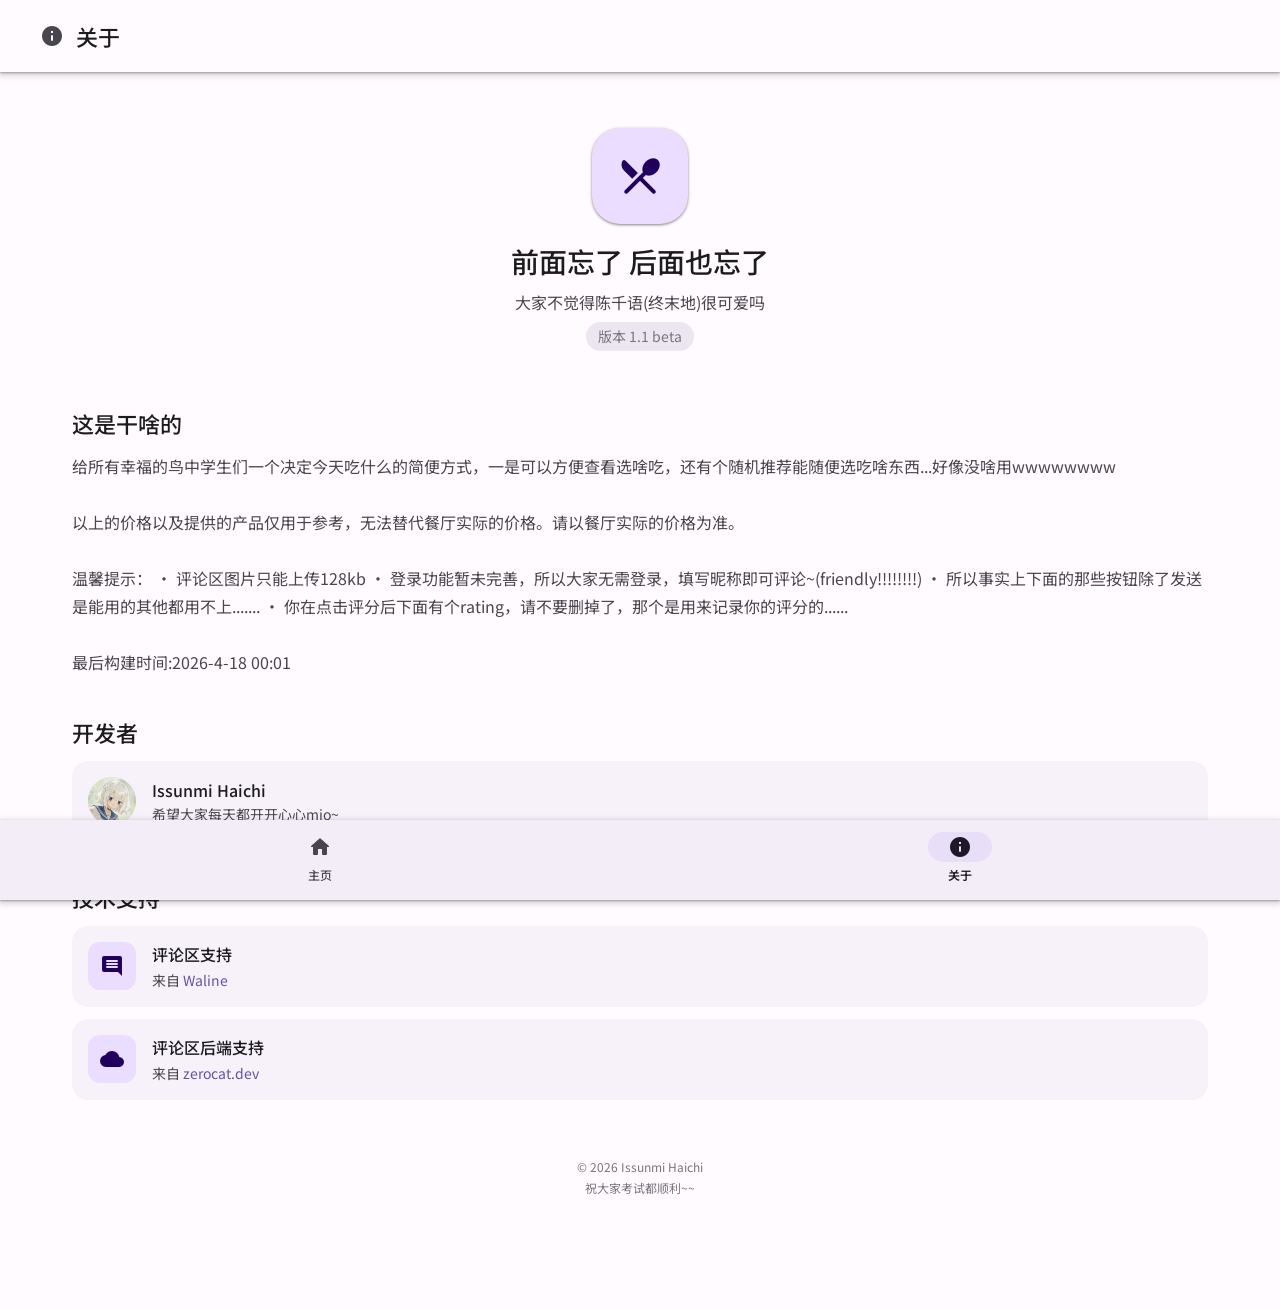
<file: about.html>
<!DOCTYPE html>
<html lang="zh-CN">
<head>
    <meta charset="UTF-8">
    <meta name="viewport" content="width=device-width, initial-scale=1.0, viewport-fit=cover">
    <title>关于 - 肠衣门口菜单整合</title>

    <link href="https://fonts.googleapis.com/css2?family=Noto+Sans+SC:wght@400;500;700&display=swap" rel="stylesheet">
    <link href="https://fonts.googleapis.com/icon?family=Material+Icons+Round" rel="stylesheet">

    <link rel="stylesheet" href="styles.css">
</head>
<body>
    <header class="top-app-bar">
        <div class="top-app-bar__row">
            <div class="top-app-bar__section">
                <span class="material-icons-round">info</span>
                <h1 class="top-app-bar__title">关于</h1>
            </div>
        </div>
    </header>

    <main class="main-content main-content--with-bottom-nav page-enter">
        <section class="about-hero">
            <div class="about-hero__icon-wrapper">
                <span class="material-icons-round about-hero__icon">restaurant_menu</span>
            </div>
            <h2 class="about-hero__title">前面忘了 后面也忘了</h2>
            <p class="about-hero__subtitle">大家不觉得陈千语(终末地)很可爱吗</p>
            <span class="about-hero__version">版本 1.1 beta</span>
        </section>

        <section class="about-section">
            <h3 class="about-section__title">这是干啥的</h3>
            <p class="about-section__body">
                给所有幸福的鸟中学生们一个决定今天吃什么的简便方式，一是可以方便查看选啥吃，还有个随机推荐能随便选吃啥东西...好像没啥用wwwwwwww
                <br><br>
                以上的价格以及提供的产品仅用于参考，无法替代餐厅实际的价格。请以餐厅实际的价格为准。
                <br><br>
                温馨提示：
                • 评论区图片只能上传128kb
                • 登录功能暂未完善，所以大家无需登录，填写昵称即可评论~(friendly!!!!!!!!)
                • 所以事实上下面的那些按钮除了发送是能用的其他都用不上.......
                • 你在点击评分后下面有个rating，请不要删掉了，那个是用来记录你的评分的......
                <br><br>
                最后构建时间:2026-4-18 00:01
            </p>
        </section>

        <section class="about-section">
            <h3 class="about-section__title">开发者</h3>
            <div class="about-developer">
                <div class="about-developer__avatar">
                    <img src="avatar.png" alt="Issunmi Haichi" class="about-developer__avatar-img">
                </div>
                <div class="about-developer__info">
                    <h4 class="about-developer__name">Issunmi Haichi</h4>
                    <p class="about-developer__desc">希望大家每天都开开心心mio~</p>
                </div>
            </div>
        </section>

        <section class="about-section">
            <h3 class="about-section__title">技术支持</h3>
            <div class="about-features">
                <div class="about-feature-item">
                    <div class="about-feature-item__icon-wrapper">
                        <span class="material-icons-round">comment</span>
                    </div>
                    <div class="about-feature-item__text">
                        <h4 class="about-feature-item__title">评论区支持</h4>
                        <p class="about-feature-item__desc">来自 <a href="https://waline.js.org/" target="_blank" rel="noopener noreferrer" style="color: var(--md-sys-color-primary); text-decoration: none;">Waline</a></p>
                    </div>
                </div>
                <div class="about-feature-item">
                    <div class="about-feature-item__icon-wrapper">
                        <span class="material-icons-round">cloud</span>
                    </div>
                    <div class="about-feature-item__text">
                        <h4 class="about-feature-item__title">评论区后端支持</h4>
                        <p class="about-feature-item__desc">来自 <a href="https://zerocat.dev" target="_blank" rel="noopener noreferrer" style="color: var(--md-sys-color-primary); text-decoration: none;">zerocat.dev</a></p>
                    </div>
                </div>
            </div>
        </section>

        <footer class="about-footer">
            <p class="about-footer__text">© 2026 Issunmi Haichi</p>
            <p class="about-footer__text">祝大家考试都顺利~~</p>
        </footer>
    </main>

    <nav class="bottom-nav">
        <a href="javascript:void(0)" class="bottom-nav__item" data-nav="home" onclick="navigateWithTransition('index.html')">
            <div class="bottom-nav__item-icon-wrapper">
                <span class="material-icons-round">home</span>
            </div>
            <span class="bottom-nav__item-label">主页</span>
        </a>
        <a href="about.html" class="bottom-nav__item bottom-nav__item--active" data-nav="about">
            <div class="bottom-nav__item-icon-wrapper bottom-nav__item-icon-wrapper--active">
                <span class="material-icons-round">info</span>
            </div>
            <span class="bottom-nav__item-label">关于</span>
        </a>
    </nav>

    <script src="ripple.js"></script>
<script>
function navigateWithTransition(url) {
  if (document.startViewTransition) {
    document.startViewTransition(() => {
      window.location.href = url;
    });
  } else {
    document.querySelector('main').classList.add('page-exit');
    setTimeout(() => { window.location.href = url; }, 300);
  }
}
</script>
</body>
</html>
</file>
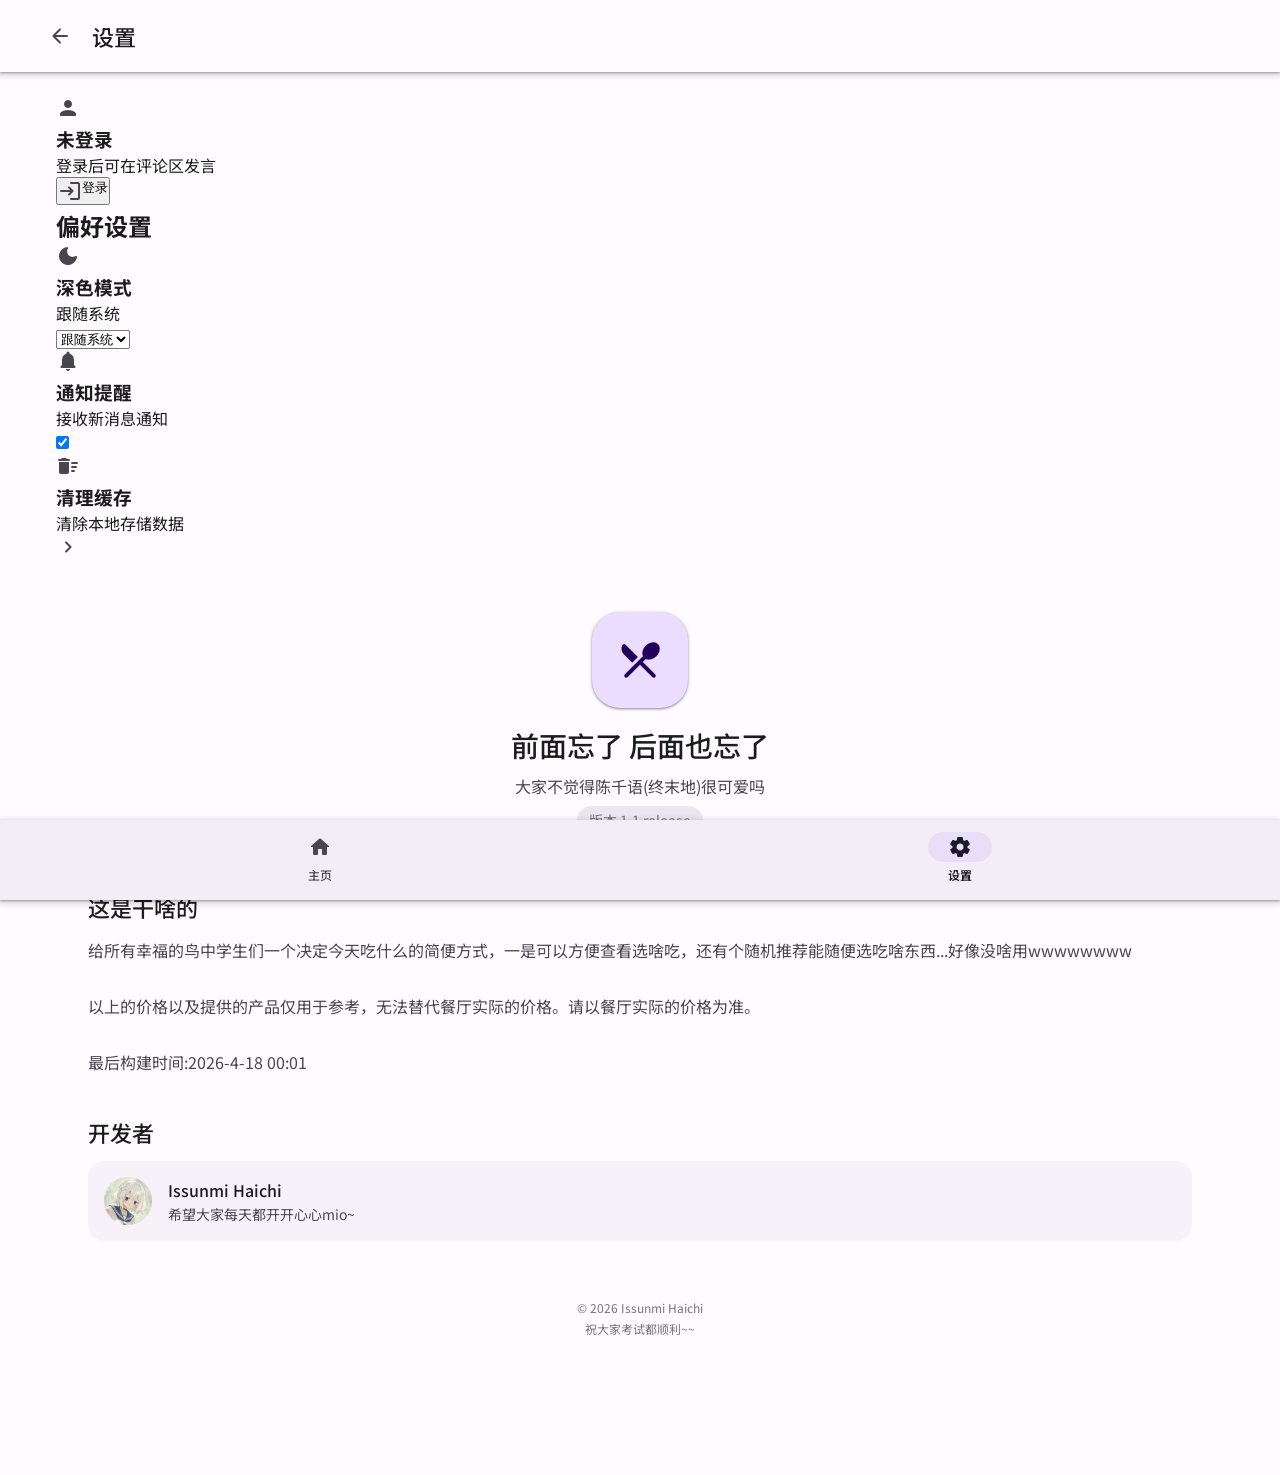
<file: settings.html>
<!DOCTYPE html>
<html lang="zh-CN">
<head>
    <meta charset="UTF-8">
    <meta name="viewport" content="width=device-width, initial-scale=1.0, viewport-fit=cover">
    <title>设置 - 肠衣门口菜单整合</title>

    <link href="https://fonts.googleapis.com/css2?family=Noto+Sans+SC:wght@400;500;700&display=swap" rel="stylesheet">
    <link href="https://fonts.googleapis.com/icon?family=Material+Icons+Round" rel="stylesheet">

    <link rel="stylesheet" href="styles.css">
</head>
<body>
    <header class="top-app-bar">
        <div class="top-app-bar__row">
            <div class="top-app-bar__section">
                <button class="icon-button" id="backBtn" aria-label="返回">
                    <span class="material-icons-round">arrow_back</span>
                </button>
                <h1 class="top-app-bar__title">设置</h1>
            </div>
        </div>
    </header>

    <main class="main-content main-content--with-bottom-nav page-enter" id="mainContent">
        <section class="settings-user-card" id="userCard">
            <div class="settings-user-card__avatar" id="userAvatar">
                <span class="material-icons-round">person</span>
            </div>
            <div class="settings-user-card__info">
                <h3 class="settings-user-card__name" id="userName">未登录</h3>
                <p class="settings-user-card__desc" id="userDesc">登录后可在评论区发言</p>
            </div>
            <button class="settings-user-card__login-btn" id="loginBtn" onclick="Settings.login()">
                <span class="material-icons-round">login</span>
                <span>登录</span>
            </button>
            <button class="settings-user-card__logout-btn" id="logoutBtn" onclick="Settings.logout()" style="display: none;">
                <span class="material-icons-round">logout</span>
            </button>
        </section>

        <section class="settings-section">
            <h2 class="settings-section__title">偏好设置</h2>
            <div class="settings-list">
                <div class="settings-item">
                    <div class="settings-item__icon">
                        <span class="material-icons-round">dark_mode</span>
                    </div>
                    <div class="settings-item__content">
                        <h3 class="settings-item__title">深色模式</h3>
                        <p class="settings-item__desc">跟随系统</p>
                    </div>
                    <div class="settings-item__action">
                        <select class="settings-select" id="darkModeSelect">
                            <option value="system">跟随系统</option>
                            <option value="light">始终浅色</option>
                            <option value="dark">始终深色</option>
                        </select>
                    </div>
                </div>

                <div class="settings-item">
                    <div class="settings-item__icon">
                        <span class="material-icons-round">notifications</span>
                    </div>
                    <div class="settings-item__content">
                        <h3 class="settings-item__title">通知提醒</h3>
                        <p class="settings-item__desc">接收新消息通知</p>
                    </div>
                    <div class="settings-item__action">
                        <label class="settings-switch">
                            <input type="checkbox" id="notificationSwitch">
                            <span class="settings-switch__track"></span>
                            <span class="settings-switch__thumb"></span>
                        </label>
                    </div>
                </div>

                <div class="settings-item" onclick="Settings.clearCache()">
                    <div class="settings-item__icon">
                        <span class="material-icons-round">delete_sweep</span>
                    </div>
                    <div class="settings-item__content">
                        <h3 class="settings-item__title">清理缓存</h3>
                        <p class="settings-item__desc">清除本地存储数据</p>
                    </div>
                    <div class="settings-item__action">
                        <span class="material-icons-round">chevron_right</span>
                    </div>
                </div>
            </div>
        </section>

        <section class="about-section">
            <div class="about-hero">
                <div class="about-hero__icon-wrapper">
                    <span class="material-icons-round about-hero__icon">restaurant_menu</span>
                </div>
                <h2 class="about-hero__title">前面忘了 后面也忘了</h2>
                <p class="about-hero__subtitle">大家不觉得陈千语(终末地)很可爱吗</p>
                <span class="about-hero__version">版本 1.1 release</span>
            </div>

            <div class="about-section">
                <h3 class="about-section__title">这是干啥的</h3>
                <p class="about-section__body">
                    给所有幸福的鸟中学生们一个决定今天吃什么的简便方式，一是可以方便查看选啥吃，还有个随机推荐能随便选吃啥东西...好像没啥用wwwwwwww
                    <br><br>
                    以上的价格以及提供的产品仅用于参考，无法替代餐厅实际的价格。请以餐厅实际的价格为准。
                    <br><br>
                    最后构建时间:2026-4-18 00:01
                </p>
            </div>

            <div class="about-section">
                <h3 class="about-section__title">开发者</h3>
                <div class="about-developer">
                    <div class="about-developer__avatar">
                        <img src="avatar.png" alt="Issunmi Haichi" class="about-developer__avatar-img">
                    </div>
                    <div class="about-developer__info">
                        <h4 class="about-developer__name">Issunmi Haichi</h4>
                        <p class="about-developer__desc">希望大家每天都开开心心mio~</p>
                    </div>
                </div>
            </div>

            <footer class="about-footer">
                <p class="about-footer__text">© 2026 Issunmi Haichi</p>
                <p class="about-footer__text">祝大家考试都顺利~~</p>
            </footer>
        </section>
    </main>

    <nav class="bottom-nav">
        <a href="index.html" class="bottom-nav__item" data-nav="home" onclick="navigateWithTransition('index.html')">
            <div class="bottom-nav__item-icon-wrapper">
                <span class="material-icons-round">home</span>
            </div>
            <span class="bottom-nav__item-label">主页</span>
        </a>
        <a href="settings.html" class="bottom-nav__item bottom-nav__item--active" data-nav="settings">
            <div class="bottom-nav__item-icon-wrapper bottom-nav__item-icon-wrapper--active">
                <span class="material-icons-round">settings</span>
            </div>
            <span class="bottom-nav__item-label">设置</span>
        </a>
    </nav>

    <script src="ripple.js"></script>
    <script src="settings.js"></script>
<script>
function navigateWithTransition(url) {
  if (document.startViewTransition) {
    document.startViewTransition(() => {
      window.location.href = url;
    });
  } else {
    document.querySelector('main').classList.add('page-exit');
    setTimeout(() => { window.location.href = url; }, 300);
  }
}
</script>
<script>
document.getElementById('backBtn').addEventListener('click', () => {
  history.back();
});
</script>
</body>
</html>
</file>
<file: styles.css>
/* ===== Design Tokens ===== */
:root {
  --md-sys-color-primary: #6750A4;
  --md-sys-color-on-primary: #FFFFFF;
  --md-sys-color-primary-container: #EADDFF;
  --md-sys-color-on-primary-container: #21005D;
  --md-sys-color-secondary: #625B71;
  --md-sys-color-on-secondary: #FFFFFF;
  --md-sys-color-secondary-container: #E8DEF8;
  --md-sys-color-on-secondary-container: #1D192B;
  --md-sys-color-surface: #FFFBFE;
  --md-sys-color-on-surface: #1C1B1F;
  --md-sys-color-surface-variant: #E7E0EC;
  --md-sys-color-on-surface-variant: #49454F;
  --md-sys-color-outline: #79747E;
  --md-sys-color-outline-variant: #CAC4D0;
  --md-sys-color-error: #B3261E;
  --md-sys-color-on-error: #FFFFFF;
  --md-sys-color-surface-container-low: #F7F2FA;
  --md-sys-color-surface-container: #F3EDF7;
  --md-sys-color-surface-container-high: #ECE6F0;

  --md-sys-typescale-display-large: 57px;
  --md-sys-typescale-display-medium: 45px;
  --md-sys-typescale-display-small: 36px;
  --md-sys-typescale-headline-large: 32px;
  --md-sys-typescale-headline-medium: 28px;
  --md-sys-typescale-headline-small: 24px;
  --md-sys-typescale-title-large: 22px;
  --md-sys-typescale-title-medium: 16px;
  --md-sys-typescale-title-small: 14px;
  --md-sys-typescale-body-large: 16px;
  --md-sys-typescale-body-medium: 14px;
  --md-sys-typescale-body-small: 12px;
  --md-sys-typescale-label-large: 14px;
  --md-sys-typescale-label-medium: 12px;
  --md-sys-typescale-label-small: 11px;

  --md-sys-shape-corner-none: 0;
  --md-sys-shape-corner-extra-small: 4px;
  --md-sys-shape-corner-small: 8px;
  --md-sys-shape-corner-medium: 12px;
  --md-sys-shape-corner-large: 16px;
  --md-sys-shape-corner-extra-large: 28px;
  --md-sys-shape-corner-full: 9999px;

  --md-sys-elevation-level1: 0 1px 2px rgba(0,0,0,0.3), 0 1px 3px 1px rgba(0,0,0,0.15);
  --md-sys-elevation-level2: 0 1px 2px rgba(0,0,0,0.3), 0 2px 6px 2px rgba(0,0,0,0.15);
  --md-sys-elevation-level3: 0 4px 8px 3px rgba(0,0,0,0.15), 0 1px 3px rgba(0,0,0,0.3);

  --transition-fast: 0.15s ease-out;
  --transition-normal: 0.2s ease;
  --transition-smooth: 0.3s cubic-bezier(0.4, 0, 0.2, 1);
}

/* ===== Reset & Base ===== */
* {
  margin: 0;
  padding: 0;
  box-sizing: border-box;
  -webkit-tap-highlight-color: transparent;
}

body {
  font-family: 'Noto Sans SC', -apple-system, BlinkMacSystemFont, 'Segoe UI', Roboto, sans-serif;
  background-color: var(--md-sys-color-surface);
  color: var(--md-sys-color-on-surface);
  line-height: 1.5;
}

/* ===== Interactive Elements (Ripple + No Select) ===== */
.featured-card,
.restaurant-card,
.filter-chip,
.icon-button,
.bottom-nav__item-icon-wrapper {
  position: relative;
  overflow: hidden;
  -webkit-user-select: none;
  -moz-user-select: none;
  -ms-user-select: none;
  user-select: none;
}

.material-icons-round {
  color: var(--md-sys-color-on-surface-variant);
  user-select: none;
}

.icon-button {
  background: none;
  border: none;
  cursor: pointer;
  padding: 8px;
  border-radius: var(--md-sys-shape-corner-full);
  display: flex;
  align-items: center;
  justify-content: center;
  transition: background-color var(--transition-normal);
}

.icon-button:hover { background-color: rgba(0,0,0,0.08); }

/* ===== Ripple Effect ===== */
.ripple {
  position: absolute;
  border-radius: 50%;
  background-color: var(--ripple-color, rgba(0, 0, 0, 0.12));
  transform: scale(0);
  animation: ripple-expand 0.6s ease-out forwards;
  pointer-events: none;
}

@keyframes ripple-expand {
  to { transform: scale(4); opacity: 0; }
}

.featured-card { --ripple-color: rgba(0, 0, 0, 0.08); }
.bottom-nav__item-icon-wrapper { --ripple-color: rgba(103, 80, 164, 0.12); }

/* ===== Top App Bar ===== */
.top-app-bar {
  position: sticky;
  top: 0;
  z-index: 100;
  background-color: var(--md-sys-color-surface);
  padding: 12px 16px;
  box-shadow: 0 2px 6px 2px rgba(0,0,0,0.15), 0 1px 2px rgba(0,0,0,0.3);
}

.top-app-bar__row {
  display: flex;
  align-items: center;
  justify-content: space-between;
  max-width: 1200px;
  margin: 0 auto;
  height: 48px;
}

.top-app-bar__section {
  display: flex;
  align-items: center;
  gap: 12px;
}

.top-app-bar__title {
  font-size: var(--md-sys-typescale-title-large);
  font-weight: 500;
  color: var(--md-sys-color-on-surface);
}

/* ===== Search Bar ===== */
.search-bar {
  display: none;
  position: sticky;
  top: 72px;
  z-index: 99;
  background-color: var(--md-sys-color-surface-container-high);
  padding: 12px 16px;
  align-items: center;
  gap: 12px;
}
.search-bar.active { display: flex; }
.search-bar input {
  flex: 1;
  border: none;
  background: transparent;
  font-size: var(--md-sys-typescale-body-large);
  color: var(--md-sys-color-on-surface);
  outline: none;
}

/* ===== Main Content ===== */
.main-content { max-width: 1200px; margin: 0 auto; padding: 24px 16px; }
.section-title {
  font-size: var(--md-sys-typescale-headline-small);
  font-weight: 500;
  margin-bottom: 16px;
  color: var(--md-sys-color-on-surface);
}

/* ===== Filter Chips ===== */
.filters { margin-bottom: 24px; }
.filter-chips { display: flex; gap: 8px; flex-wrap: wrap; }

.filter-chip {
  display: inline-flex;
  align-items: center;
  gap: 8px;
  padding: 6px 16px;
  border: 1px solid var(--md-sys-color-outline);
  border-radius: var(--md-sys-shape-corner-full);
  background-color: var(--md-sys-color-surface);
  color: var(--md-sys-color-on-surface-variant);
  font-size: var(--md-sys-typescale-label-large);
  cursor: pointer;
  transition: all var(--transition-normal);
}

.filter-chip.selected {
  background-color: var(--md-sys-color-secondary-container);
  color: var(--md-sys-color-on-secondary-container);
  border-color: transparent;
}

/* ===== Featured Section ===== */
.featured-cards { display: grid; grid-template-columns: repeat(auto-fill, minmax(300px, 1fr)); gap: 16px; }

.featured-card {
  background-color: var(--md-sys-color-primary-container);
  border-radius: var(--md-sys-shape-corner-large);
  padding: 24px;
  cursor: pointer;
  transition: all var(--transition-smooth);
  box-shadow: var(--md-sys-elevation-level1);
}
.featured-card:hover { box-shadow: var(--md-sys-elevation-level2); transform: translateY(-2px); }

.featured-card__icon { font-size: 48px; margin-bottom: 12px; color: var(--md-sys-color-on-primary-container); }
.featured-card__title { font-size: var(--md-sys-typescale-title-large); font-weight: 500; color: var(--md-sys-color-on-primary-container); margin-bottom: 8px; }
.featured-card__subtitle { font-size: var(--md-sys-typescale-body-medium); color: var(--md-sys-color-on-primary-container); opacity: 0.8; }

/* ===== Restaurant Grid ===== */
.restaurants-section { margin-bottom: 32px; }
.restaurant-grid { display: grid; grid-template-columns: repeat(auto-fill, minmax(280px, 1fr)); gap: 16px; }

.restaurant-card {
  background-color: var(--md-sys-color-surface);
  border-radius: var(--md-sys-shape-corner-medium);
  overflow: hidden;
  cursor: pointer;
  transition: all var(--transition-smooth);
  box-shadow: var(--md-sys-elevation-level1);
  border: 1px solid var(--md-sys-color-outline-variant);
}
.restaurant-card:hover { box-shadow: var(--md-sys-elevation-level2); transform: translateY(-2px); }

.restaurant-card__header { padding: 16px; background-color: var(--md-sys-color-surface-container); }
.restaurant-card__icon { font-size: 40px; margin-bottom: 12px; }
.restaurant-card__name { font-size: var(--md-sys-typescale-title-large); font-weight: 500; color: var(--md-sys-color-on-surface); margin-bottom: 4px; }
.restaurant-card__cuisine { font-size: var(--md-sys-typescale-body-medium); color: var(--md-sys-color-on-surface-variant); }

.restaurant-card__content { padding: 16px; }
.restaurant-card__info { display: flex; align-items: center; gap: 16px; margin-bottom: 12px; font-size: var(--md-sys-typescale-body-medium); color: var(--md-sys-color-on-surface-variant); }
.restaurant-card__info-item { display: flex; align-items: center; gap: 4px; }
.restaurant-card__rating { display: flex; align-items: center; gap: 4px; }
.restaurant-card__rating .material-icons-round { color: #FFB400; font-size: 18px; }

.restaurant-card__tags { display: flex; gap: 8px; flex-wrap: wrap; }
.tag {
  font-size: var(--md-sys-typescale-label-small);
  padding: 4px 8px;
  background-color: var(--md-sys-color-surface-container-highest);
  color: var(--md-sys-color-on-surface-variant);
  border-radius: var(--md-sys-shape-corner-extra-small);
}

/* ===== Modal ===== */
.modal-overlay {
  display: flex;
  position: fixed;
  inset: 0;
  background-color: rgba(0, 0, 0, 0.32);
  z-index: 200;
  align-items: center;
  justify-content: center;
  padding: 16px;
  opacity: 0;
  visibility: hidden;
  pointer-events: none;
  transition: opacity var(--transition-smooth), visibility 0s var(--transition-smooth);
}
.modal-overlay.active {
  visibility: visible;
  pointer-events: auto;
  opacity: 1;
  transition: opacity var(--transition-smooth), visibility 0s;
}

.modal {
  background-color: var(--md-sys-color-surface);
  border-radius: var(--md-sys-shape-corner-extra-large);
  max-width: 600px;
  width: 100%;
  max-height: 80vh;
  overflow: hidden;
  display: flex;
  flex-direction: column;
  box-shadow: var(--md-sys-elevation-level3);
  transform: scale(0.95);
  opacity: 0;
  transition: transform var(--transition-smooth), opacity var(--transition-smooth);
}
.modal-overlay.active .modal {
  transform: scale(1);
  opacity: 1;
}

.modal__header {
  display: flex;
  justify-content: flex-end;
  padding: 12px;
  border-bottom: 1px solid var(--md-sys-color-outline-variant);
}
.modal__content { overflow-y: auto; flex: 1; padding: 24px; }

.menu-section {
  opacity: 0;
  transform: translateY(16px);
  animation: detail-fade-in 0.4s cubic-bezier(0.4, 0, 0.2, 1) forwards;
}

.menu-section:nth-child(2) { animation-delay: 0.15s; }
.menu-section:nth-child(3) { animation-delay: 0.25s; }
.menu-section:nth-child(4) { animation-delay: 0.35s; }
.menu-section:nth-child(5) { animation-delay: 0.45s; }
.menu-section:nth-child(6) { animation-delay: 0.55s; }
.menu-section:nth-child(7) { animation-delay: 0.65s; }
.menu-section:nth-child(8) { animation-delay: 0.75s; }
.menu-section:nth-child(9) { animation-delay: 0.85s; }
.menu-section:nth-child(10) { animation-delay: 0.95s; }

@keyframes detail-fade-in {
  from {
    opacity: 0;
    transform: translateY(16px);
  }
  to {
    opacity: 1;
    transform: translateY(0);
  }
}

/* ===== Restaurant Detail ===== */
.restaurant-detail__header {
  margin-bottom: 24px;
  opacity: 0;
  transform: translateY(16px);
  animation: detail-fade-in 0.4s cubic-bezier(0.4, 0, 0.2, 1) 0.1s forwards;
}
.restaurant-detail__icon { font-size: 64px; margin-bottom: 16px; }
.restaurant-detail__name { font-size: var(--md-sys-typescale-headline-medium); font-weight: 500; margin-bottom: 8px; }
.restaurant-detail__info { display: flex; flex-wrap: wrap; gap: 16px; margin-bottom: 8px; color: var(--md-sys-color-on-surface-variant); }

.restaurant-detail__phone {
  display: flex;
  align-items: center;
  gap: 8px;
  margin-top: 12px;
  padding: 12px 16px;
  background-color: var(--md-sys-color-primary-container);
  border-radius: var(--md-sys-shape-corner-medium);
  color: var(--md-sys-color-on-primary-container);
}
.restaurant-detail__phone .material-icons-round { font-size: 20px; }
.restaurant-detail__phone-number {
  flex: 1;
  font-size: var(--md-sys-typescale-body-large);
  font-weight: 500;
  letter-spacing: 0.5px;
}
.restaurant-detail__phone-btn {
  display: inline-flex;
  align-items: center;
  justify-content: center;
  width: 36px;
  height: 36px;
  border: none;
  border-radius: var(--md-sys-shape-corner-full);
  background-color: var(--md-sys-color-primary);
  color: var(--md-sys-color-on-primary);
  cursor: pointer;
  text-decoration: none;
  transition: opacity 0.2s;
}
.restaurant-detail__phone-btn:hover { opacity: 0.88; }
.restaurant-detail__phone-btn:active { opacity: 0.68; }
.restaurant-detail__phone-btn .material-icons-round { font-size: 18px; }

.restaurant-detail__phone-toast {
  position: fixed;
  bottom: 100px;
  left: 50%;
  transform: translateX(-50%);
  padding: 12px 24px;
  background-color: var(--md-sys-color-on-surface);
  color: var(--md-sys-color-surface);
  border-radius: var(--md-sys-shape-corner-small);
  font-size: var(--md-sys-typescale-body-medium);
  z-index: 9999;
  animation: phone-toast-fade 2s ease forwards;
}
@keyframes phone-toast-fade {
  0% { opacity: 0; transform: translateX(-50%) translateY(10px); }
  15% { opacity: 1; transform: translateX(-50%) translateY(0); }
  75% { opacity: 1; }
  100% { opacity: 0; }
}

/* ===== Menu Items ===== */
.menu-section { margin-bottom: 32px; }
.menu-section__title {
  font-size: var(--md-sys-typescale-title-large);
  font-weight: 500;
  margin-bottom: 16px;
  padding-bottom: 8px;
  border-bottom: 1px solid var(--md-sys-color-outline-variant);
}
.menu-items { display: flex; flex-direction: column; gap: 12px; }

.menu-item {
  display: flex;
  justify-content: space-between;
  align-items: flex-start;
  padding: 16px;
  background-color: var(--md-sys-color-surface-container-low);
  border-radius: var(--md-sys-shape-corner-medium);
}
.menu-item__info { flex: 1; }
.menu-item__name { font-size: var(--md-sys-typescale-body-large); font-weight: 500; margin-bottom: 4px; }
.menu-item__description { font-size: var(--md-sys-typescale-body-medium); color: var(--md-sys-color-on-surface-variant); }
.menu-item__price { font-size: var(--md-sys-typescale-title-large); font-weight: 500; color: var(--md-sys-color-primary); margin-left: 16px; }

/* ===== Predictive Back Gesture Indicator ===== */
.back-gesture-indicator {
  position: fixed;
  left: -60px;
  top: 50%;
  transform: translateY(-50%);
  width: 80px;
  height: 140px;
  display: flex;
  align-items: center;
  justify-content: flex-end;
  padding-right: 16px;
  background: linear-gradient(90deg,
    rgba(0,0,0,0.2) 0%,
    rgba(0,0,0,0.1) 50%,
    transparent 100%
  );
  z-index: 9999;
  opacity: 0;
  pointer-events: none;
  border-radius: 0 28px 28px 0;
}
.back-gesture-indicator.active { opacity: 1; }
.back-gesture-indicator .material-icons-round {
  color: rgba(255, 255, 255, 0.95);
  font-size: 36px;
  text-shadow:
    0 2px 8px rgba(0,0,0,0.4),
    0 4px 16px rgba(0,0,0,0.3);
  transition: transform var(--transition-fast);
}

/* ===== Bottom Navigation Bar (MD3) ===== */
.bottom-nav {
  position: fixed;
  bottom: 0;
  left: 0;
  right: 0;
  z-index: 150;
  display: flex;
  align-items: stretch;
  justify-content: space-around;
  height: 80px;
  background-color: var(--md-sys-color-surface-container);
  box-shadow: var(--md-sys-elevation-level2);
  padding-bottom: env(safe-area-inset-bottom, 0px);
}

.bottom-nav__item {
  display: flex;
  flex-direction: column;
  align-items: center;
  justify-content: center;
  gap: 4px;
  flex: 1;
  text-decoration: none;
  position: relative;
  -webkit-user-select: none;
  user-select: none;
  cursor: pointer;
  transition: color var(--transition-normal);
  padding: 12px 0 16px;
}

.bottom-nav__item-icon-wrapper {
  display: flex;
  align-items: center;
  justify-content: center;
  width: 64px;
  height: 32px;
  border-radius: var(--md-sys-shape-corner-full);
  transition: background-color var(--transition-smooth);
}

.bottom-nav__item .material-icons-round {
  font-size: 24px;
  color: var(--md-sys-color-on-surface-variant);
  transition: color var(--transition-normal);
}

.bottom-nav__item-label {
  font-size: var(--md-sys-typescale-label-medium);
  font-weight: 500;
  color: var(--md-sys-color-on-surface-variant);
  transition: color var(--transition-normal);
}

.bottom-nav__item:hover .bottom-nav__item-icon-wrapper {
  background-color: rgba(103, 80, 164, 0.08);
}

.bottom-nav__item--active .bottom-nav__item-icon-wrapper--active,
.bottom-nav__item--active .bottom-nav__item-icon-wrapper {
  background-color: var(--md-sys-color-secondary-container);
}

.bottom-nav__item--active .material-icons-round {
  color: var(--md-sys-color-on-secondary-container);
}

.bottom-nav__item--active .bottom-nav__item-label {
  color: var(--md-sys-color-on-surface);
  font-weight: 600;
}

.main-content--with-bottom-nav {
  padding-bottom: calc(80px + 16px + env(safe-area-inset-bottom, 0px));
}

/* ===== About Page ===== */
.about-hero {
  display: flex;
  flex-direction: column;
  align-items: center;
  padding: 32px 16px 24px;
  margin-bottom: 16px;
}

.about-hero__icon-wrapper {
  width: 96px;
  height: 96px;
  border-radius: var(--md-sys-shape-corner-extra-large);
  background-color: var(--md-sys-color-primary-container);
  display: flex;
  align-items: center;
  justify-content: center;
  margin-bottom: 16px;
  box-shadow: var(--md-sys-elevation-level1);
}

.about-hero__icon {
  font-size: 48px;
  color: var(--md-sys-color-on-primary-container);
}

.about-hero__title {
  font-size: var(--md-sys-typescale-headline-medium);
  font-weight: 500;
  color: var(--md-sys-color-on-surface);
  margin-bottom: 8px;
}

.about-hero__subtitle {
  font-size: var(--md-sys-typescale-body-large);
  color: var(--md-sys-color-on-surface-variant);
  margin-bottom: 8px;
}

.about-hero__version {
  font-size: var(--md-sys-typescale-label-large);
  color: var(--md-sys-color-outline);
  padding: 4px 12px;
  background-color: var(--md-sys-color-surface-container-high);
  border-radius: var(--md-sys-shape-corner-full);
}

.about-section {
  padding: 16px;
  margin-bottom: 8px;
}

.about-section__title {
  font-size: var(--md-sys-typescale-title-large);
  font-weight: 500;
  color: var(--md-sys-color-on-surface);
  margin-bottom: 12px;
}

.about-section__body {
  font-size: var(--md-sys-typescale-body-large);
  color: var(--md-sys-color-on-surface-variant);
  line-height: 1.75;
}

.about-features {
  display: flex;
  flex-direction: column;
  gap: 12px;
}

.about-feature-item {
  display: flex;
  align-items: flex-start;
  gap: 16px;
  padding: 16px;
  background-color: var(--md-sys-color-surface-container-low);
  border-radius: var(--md-sys-shape-corner-large);
  transition: background-color var(--transition-normal);
}

.about-feature-item:hover {
  background-color: var(--md-sys-color-surface-container);
}

.about-feature-item__icon-wrapper {
  width: 48px;
  height: 48px;
  border-radius: var(--md-sys-shape-corner-medium);
  background-color: var(--md-sys-color-primary-container);
  display: flex;
  align-items: center;
  justify-content: center;
  flex-shrink: 0;
}

.about-feature-item__icon-wrapper .material-icons-round {
  font-size: 24px;
  color: var(--md-sys-color-on-primary-container);
}

.about-feature-item__text {
  flex: 1;
}

.about-feature-item__title {
  font-size: var(--md-sys-typescale-body-large);
  font-weight: 500;
  color: var(--md-sys-color-on-surface);
  margin-bottom: 4px;
}

.about-feature-item__desc {
  font-size: var(--md-sys-typescale-body-medium);
  color: var(--md-sys-color-on-surface-variant);
}

.about-developer {
  display: flex;
  align-items: center;
  gap: 16px;
  padding: 16px;
  background-color: var(--md-sys-color-surface-container-low);
  border-radius: var(--md-sys-shape-corner-large);
}

.about-developer__avatar {
  width: 48px;
  height: 48px;
  border-radius: var(--md-sys-shape-corner-full);
  background-color: var(--md-sys-color-tertiary-container, #FFD8E4);
  display: flex;
  align-items: center;
  justify-content: center;
  flex-shrink: 0;
}

.about-developer__avatar .material-icons-round {
  font-size: 24px;
  color: var(--md-sys-color-on-tertiary-container, #31111D);
}

.about-developer__avatar-img {
  width: 100%;
  height: 100%;
  object-fit: cover;
  border-radius: var(--md-sys-shape-corner-full);
}

.about-developer__name {
  font-size: var(--md-sys-typescale-body-large);
  font-weight: 500;
  color: var(--md-sys-color-on-surface);
  margin-bottom: 2px;
}

.about-developer__desc {
  font-size: var(--md-sys-typescale-body-medium);
  color: var(--md-sys-color-on-surface-variant);
}

.about-section--links {
  padding: 8px 16px;
}

.about-link-item {
  display: flex;
  align-items: center;
  justify-content: space-between;
  padding: 16px;
  border-radius: var(--md-sys-shape-corner-large);
  text-decoration: none;
  color: var(--md-sys-color-on-surface);
  transition: background-color var(--transition-normal);
  position: relative;
  overflow: hidden;
  -webkit-user-select: none;
  user-select: none;
}

.about-link-item:hover {
  background-color: rgba(0, 0, 0, 0.08);
}

.about-link-item__left {
  display: flex;
  align-items: center;
  gap: 16px;
}

.about-link-item__left .material-icons-round {
  font-size: 24px;
  color: var(--md-sys-color-on-surface-variant);
}

.about-link-item__label {
  font-size: var(--md-sys-typescale-body-large);
  color: var(--md-sys-color-on-surface);
}

.about-link-item > .material-icons-round {
  font-size: 20px;
  color: var(--md-sys-color-on-surface-variant);
}

.about-footer {
  text-align: center;
  padding: 24px 16px 16px;
  margin-top: 16px;
}

.about-footer__text {
  font-size: var(--md-sys-typescale-body-small);
  color: var(--md-sys-color-outline);
  line-height: 1.75;
}

/* ===== Page Transitions ===== */
@keyframes page-fade-in {
  from { opacity: 0; }
  to { opacity: 1; }
}

.page-enter {
  animation: page-fade-in var(--transition-smooth, 0.3s cubic-bezier(0.4, 0, 0.2, 1)) both;
}

@keyframes page-fade-out {
  from { opacity: 1; }
  to { opacity: 0; }
}

.page-exit {
  animation: page-fade-out var(--transition-smooth, 0.3s cubic-bezier(0.4, 0, 0.2, 1)) both;
}

/* ===== Content Transitions ===== */
.content-fade-out {
  opacity: 0;
  transition: opacity var(--transition-fast, 0.15s ease-out);
}

.content-fade-in {
  animation: content-appear var(--transition-smooth, 0.3s cubic-bezier(0.4, 0, 0.2, 1)) both;
}

@keyframes content-appear {
  from { opacity: 0; transform: translateY(8px); }
  to { opacity: 1; transform: translateY(0); }
}

.featured-section {
  margin-bottom: 32px;
  transition: opacity 0.3s ease;
  overflow: hidden;
}

.featured-section--hidden {
  display: none;
}

/* ===== Responsive ===== */
@media (max-width: 600px) {
  .featured-cards,
  .restaurant-grid { grid-template-columns: 1fr; }
  .modal {
    max-height: 92vh;
    border-radius: var(--md-sys-shape-corner-large);
  }
  .modal__content {
    padding: 16px;
  }

  .restaurant-detail__icon {
    font-size: 48px;
    margin-bottom: 12px;
  }

  .restaurant-detail__name {
    font-size: var(--md-sys-typescale-headline-small);
  }

  .restaurant-detail__phone {
    flex-wrap: wrap;
    padding: 10px 12px;
  }

  .restaurant-detail__phone-number {
    font-size: var(--md-sys-typescale-body-medium);
  }

  .menu-item {
    padding: 12px;
  }

  .menu-item__price {
    margin-left: 8px;
    font-size: var(--md-sys-typescale-title-medium);
  }

  /* Rating Component Mobile */
  .rating-component {
    flex-wrap: wrap;
    gap: 8px;
    padding: 10px 12px;
    margin-bottom: 12px;
  }

  .rating-prompt {
    font-size: var(--md-sys-typescale-body-medium);
    width: 100%;
    margin-bottom: 4px;
  }

  .rating-star {
    font-size: 24px;
  }

  .rating-text {
    min-width: 50px;
    font-size: var(--md-sys-typescale-label-medium);
  }

  /* Comments Rating Summary Mobile */
  .comments-rating-summary {
    flex-wrap: wrap;
    gap: 12px;
    padding: 12px;
    margin-bottom: 12px;
  }

  .comments-rating-summary__number {
    font-size: 28px;
  }

  .comments-rating-summary__star {
    font-size: 16px;
  }

  /* Waline Header Inputs Mobile */
  #waline-container .wl-header {
    flex-direction: column;
    gap: 0;
  }

  #waline-container .wl-header-item {
    min-height: 52px;
    padding-top: 14px;
  }

  #waline-container .wl-header-item label {
    top: 17px;
    font-size: var(--md-sys-typescale-body-medium);
  }

  #waline-container .wl-header-item:focus-within label,
  #waline-container .wl-header-item.wl-input-occupied label {
    top: 0;
    font-size: var(--md-sys-typescale-label-small);
  }

  #waline-container .wl-header-item input {
    height: 22px;
    font-size: var(--md-sys-typescale-body-medium);
  }

  /* Waline Editor Mobile */
  #waline-container .wl-editor {
    padding: 17px 0 6px;
    min-height: 88px;
  }

  #waline-container .wl-editor .wl-editor-label {
    top: 17px;
    font-size: var(--md-sys-typescale-body-medium);
  }

  #waline-container .wl-editor:focus .wl-editor-label,
  #waline-container .wl-editor.wl-editor-occupied .wl-editor-label {
    top: 0;
    font-size: var(--md-sys-typescale-label-small);
  }

  #waline-container .wl-editor textarea {
    min-height: 64px;
    font-size: var(--md-sys-typescale-body-medium);
  }

  /* Comment Cards Mobile */
  #waline-container .wl-card {
    padding: 12px;
    margin-bottom: 6px;
    border-radius: var(--md-sys-shape-corner-medium);
  }

  #waline-container .wl-card .wl-meta {
    gap: 10px;
    margin-bottom: 10px;
  }

  #waline-container .wl-card .wl-avatar {
    width: 36px;
    height: 36px;
  }

  #waline-container .wl-card .wl-nick {
    font-size: var(--md-sys-typescale-title-small);
  }

  #waline-container .wl-card .wl-time {
    font-size: var(--md-sys-typescale-label-small);
  }

  #waline-container .wl-card .wl-content {
    font-size: var(--md-sys-typescale-body-medium);
    line-height: 1.65;
  }

  /* Comment Actions Mobile */
  #waline-container .wl-card .wl-footer {
    gap: 6px;
    margin-top: 10px;
  }

  #waline-container .wl-card .wl-footer .wl-reply,
  #waline-container .wl-card .wl-footer .wl-like {
    padding: 5px 10px;
    font-size: var(--md-sys-typescale-label-medium);
  }

  #waline-container .wl-card .wl-head-action {
    width: 28px;
    height: 28px;
  }

  /* Nested Comments Mobile */
  #waline-container .wl-children {
    margin-left: 12px;
    padding-left: 12px;
  }

  #waline-container .wl-children .wl-card {
    padding: 10px;
  }

  /* Comment Rating Display Mobile */
  .comment-rating {
    padding: 3px 6px;
    margin-bottom: 6px;
  }

  .comment-rating-star {
    font-size: 12px;
  }

  /* Footer Actions Mobile */
  #waline-container .wl-footer {
    flex-wrap: wrap;
    gap: 8px;
  }

  #waline-container .wl-action {
    width: 36px;
    height: 36px;
  }

  #waline-container .wl-btn {
    height: 36px;
    padding: 0 20px;
    font-size: var(--md-sys-typescale-label-medium);
  }

  /* Submit Button Full Width on Mobile */
  #waline-container .wl-btn-primary {
    width: 100%;
    order: 1;
  }

  #waline-container .wl-actions {
    order: 0;
    width: 100%;
    justify-content: flex-end;
  }

  /* Tabs Mobile */
  .restaurant-detail__tab {
    padding: 10px 14px;
    font-size: var(--md-sys-typescale-label-medium);
    gap: 6px;
  }

  .restaurant-detail__tab .material-icons-round {
    font-size: 18px;
  }

  /* Reactions Mobile */
  #waline-container .wl-reaction-img {
    width: 40px;
    height: 40px;
  }

  /* Load More Button Mobile */
  #waline-container .wl-page-button {
    width: 100%;
    padding: 12px 20px;
  }

  /* Quote Block Mobile */
  #waline-container .wl-quote {
    padding: 10px 12px;
    font-size: var(--md-sys-typescale-body-small);
  }

  /* Login Status Mobile */
  #waline-container .wl-login-nick {
    font-size: var(--md-sys-typescale-label-medium);
    padding: 6px 12px;
  }

  /* Captcha Mobile */
  #waline-container .wl-captcha {
    flex-direction: column;
    gap: 8px;
  }
}

/* Extra Small Screens (e.g., iPhone SE, small Android phones) */
@media (max-width: 380px) {
  .modal__content {
    padding: 12px;
  }

  .restaurant-detail__name {
    font-size: var(--md-sys-typescale-title-large);
  }

  .comments-rating-summary__number {
    font-size: 24px;
  }

  .rating-star {
    font-size: 20px;
  }

  #waline-container .wl-header-item {
    min-height: 48px;
    padding-top: 12px;
  }

  #waline-container .wl-editor {
    min-height: 80px;
  }

  #waline-container .wl-editor textarea {
    min-height: 56px;
  }
}

.restaurant-detail__tabs {
  display: flex;
  gap: 8px;
  margin-bottom: 20px;
  padding: 4px;
  background-color: var(--md-sys-color-surface-container);
  border-radius: var(--md-sys-shape-corner-full);
  opacity: 0;
  transform: translateY(-8px);
  animation: tabs-slide-in 0.3s ease forwards;
}

@keyframes tabs-slide-in {
  to {
    opacity: 1;
    transform: translateY(0);
  }
}

.restaurant-detail__tab {
  flex: 1;
  display: flex;
  align-items: center;
  justify-content: center;
  gap: 8px;
  padding: 12px 20px;
  border: none;
  border-radius: var(--md-sys-shape-corner-full);
  background: transparent;
  color: var(--md-sys-color-on-surface-variant);
  font-size: var(--md-sys-typescale-label-large);
  font-weight: 500;
  cursor: pointer;
  transition: all var(--transition-normal);
  font-family: inherit;
  position: relative;
  overflow: hidden;
  -webkit-user-select: none;
  user-select: none;
}

.restaurant-detail__tab .material-icons-round {
  font-size: 20px;
}

.restaurant-detail__tab:hover {
  background-color: rgba(103, 80, 164, 0.08);
}

.restaurant-detail__tab--active {
  background-color: var(--md-sys-color-secondary-container);
  color: var(--md-sys-color-on-secondary-container);
}

.restaurant-detail__content {
  animation: content-fade-in 0.3s ease;
}

@keyframes content-fade-in {
  from { opacity: 0; transform: translateY(8px); }
  to { opacity: 1; transform: translateY(0); }
}

.waline-loading,
.waline-error {
  display: flex;
  flex-direction: column;
  align-items: center;
  justify-content: center;
  gap: 12px;
  padding: 48px 24px;
  color: var(--md-sys-color-on-surface-variant);
  font-size: var(--md-sys-typescale-body-medium);
}

.waline-loading .material-icons-round,
.waline-error .material-icons-round {
  font-size: 32px;
  animation: spin 1s linear infinite;
}

.waline-error .material-icons-round {
  animation: none;
  color: var(--md-sys-color-error);
}

@keyframes spin {
  from { transform: rotate(0deg); }
  to { transform: rotate(360deg); }
}

/* ===== Refresh Indicator ===== */
.refresh-indicator {
  display: flex;
  align-items: center;
  justify-content: center;
  gap: 8px;
  padding: 16px;
  margin: 16px 0;
  color: var(--md-sys-color-primary);
  font-size: var(--md-sys-typescale-body-medium);
  animation: fade-in-out 2s ease forwards;
}

.refresh-indicator .material-icons-round {
  font-size: 20px;
}

@keyframes fade-in-out {
  0% { opacity: 0; transform: translateY(-10px); }
  15% { opacity: 1; transform: translateY(0); }
  75% { opacity: 1; }
  100% { opacity: 0; }
}

/* ===== Waline Comment System - Material Design 3 ===== */
#waline-container {
  --waline-theme-color: var(--md-sys-color-primary);
  --waline-active-color: var(--md-sys-color-primary);
  --waline-color: var(--md-sys-color-on-surface);
  --waline-bgcolor: var(--md-sys-color-surface);
  --waline-bgcolor-light: var(--md-sys-color-surface-container-low);
  --waline-border-color: transparent;
  --waline-disable-bgcolor: var(--md-sys-color-surface-container);
  --waline-disable-color: var(--md-sys-color-on-surface-variant);
  --waline-bq-color: var(--md-sys-color-outline);
  --waline-info-bgcolor: var(--md-sys-color-primary-container);
  --waline-info-color: var(--md-sys-color-on-primary-container);
  --waline-font-size: var(--md-sys-typescale-body-large);
}

#waline-container * {
  font-family: 'Noto Sans SC', -apple-system, BlinkMacSystemFont, 'Segoe UI', Roboto, sans-serif;
  box-sizing: border-box;
}

#waline-container .wl-header-item,
#waline-container .wl-editor {
  border: none !important;
  outline: none !important;
  box-shadow: none !important;
}

#waline-container .wl-header-item input,
#waline-container .wl-editor textarea {
  border: none !important;
  outline: none !important;
}

#waline-container .wl-panel {
  border: none !important;
}

/* ===== Input Panel ===== */
#waline-container .wl-panel {
  background-color: transparent;
  border-radius: 0;
  border: none;
  padding: 0;
  box-shadow: none;
}

/* ===== Rating Component ===== */
.rating-component {
  display: flex;
  align-items: center;
  gap: 12px;
  margin-bottom: 16px;
  padding: 12px 16px;
  background-color: var(--md-sys-color-surface-container-low);
  border-radius: var(--md-sys-shape-corner-medium);
}

.rating-prompt {
  font-size: var(--md-sys-typescale-body-large);
  color: var(--md-sys-color-on-surface);
  white-space: nowrap;
}

.rating-stars {
  display: flex;
  gap: 4px;
}

.rating-star {
  font-size: 28px;
  color: var(--md-sys-color-outline);
  cursor: pointer;
  transition: transform 0.15s ease, color 0.15s ease;
  line-height: 1;
}

.rating-star:hover {
  transform: scale(1.2);
}

.rating-star.active {
  color: #000;
}

.rating-text {
  font-size: var(--md-sys-typescale-label-large);
  color: var(--md-sys-color-primary);
  font-weight: 500;
  min-width: 60px;
}

/* ===== Comments Rating Summary ===== */
.comments-rating-summary {
  display: flex;
  align-items: center;
  gap: 16px;
  padding: 16px;
  margin-bottom: 16px;
  background-color: var(--md-sys-color-surface-container-low);
  border-radius: var(--md-sys-shape-corner-large);
}

.comments-rating-summary__score {
  display: flex;
  align-items: baseline;
  gap: 4px;
}

.comments-rating-summary__number {
  font-size: 36px;
  font-weight: 700;
  color: var(--md-sys-color-on-surface);
  line-height: 1;
}

.comments-rating-summary__total {
  font-size: var(--md-sys-typescale-body-large);
  color: var(--md-sys-color-on-surface-variant);
}

.comments-rating-summary__stars {
  display: flex;
  gap: 2px;
}

.comments-rating-summary__star {
  font-size: 20px;
  color: var(--md-sys-color-outline);
  line-height: 1;
}

.comments-rating-summary__star.active {
  color: #000;
}

.comments-rating-summary__count {
  font-size: var(--md-sys-typescale-body-medium);
  color: var(--md-sys-color-on-surface-variant);
}

/* ===== Header Inputs (Nick, Email, Link) ===== */
#waline-container .wl-header {
  display: flex;
  gap: 16px;
  margin-bottom: 16px;
  border: none !important;
  border-bottom: none !important;
  padding: 0 !important;
  overflow: visible !important;
}

#waline-container .wl-header-item {
  flex: 1;
  position: relative;
  min-height: 56px;
  padding-top: 15px;
  margin-bottom: 4px;
  display: flex;
  flex-direction: column;
  justify-content: flex-end;
}

#waline-container .wl-header-item::after {
  content: '';
  position: absolute;
  bottom: 0;
  left: 0;
  right: 0;
  height: 1px;
  background-color: var(--md-sys-color-outline);
  transition: all 0.2s cubic-bezier(0.4, 0, 0.2, 1);
}

#waline-container .wl-header-item:focus-within::after {
  height: 2px;
  background-color: var(--md-sys-color-primary);
}

#waline-container .wl-header-item label {
  position: absolute;
  top: 19px;
  left: -5px;
  font-size: var(--md-sys-typescale-body-large);
  color: var(--md-sys-color-on-surface-variant);
  pointer-events: none;
  transition: all 0.2s cubic-bezier(0.4, 0, 0.2, 1);
  transform-origin: left top;
  line-height: 1.5;
}

#waline-container .wl-header-item:focus-within label,
#waline-container .wl-header-item.wl-input-occupied label {
  top: 0;
  font-size: var(--md-sys-typescale-label-small);
  color: var(--md-sys-color-primary);
  font-weight: 500;
}

#waline-container .wl-header-item input {
  width: 100%;
  height: 24px;
  padding: 4px 0;
  font-size: var(--md-sys-typescale-body-large);
  color: var(--md-sys-color-on-surface);
  background: transparent;
  border: none;
  outline: none;
}

#waline-container .wl-header-item input::placeholder {
  color: transparent;
}

#waline-container .wl-header-item:focus-within input::placeholder {
  color: var(--md-sys-color-on-surface-variant);
}

/* ===== Editor (Comment Textarea) ===== */
#waline-container .wl-editor {
  position: relative;
  border: none;
  background-color: transparent;
  padding: 19px 0 8px;
  margin-bottom: 4px;
  min-height: 100px;
}

#waline-container .wl-editor::after {
  content: '';
  position: absolute;
  bottom: 0;
  left: 0;
  right: 0;
  height: 1px;
  background-color: var(--md-sys-color-outline);
  transition: all 0.2s cubic-bezier(0.4, 0, 0.2, 1);
}

#waline-container .wl-editor:focus::after {
  height: 2px;
  background-color: var(--md-sys-color-primary);
}

#waline-container .wl-editor .wl-editor-label {
  position: absolute;
  top: 19px;
  left: 0;
  font-size: var(--md-sys-typescale-body-large);
  color: var(--md-sys-color-on-surface-variant);
  pointer-events: none;
  transition: all 0.2s cubic-bezier(0.4, 0, 0.2, 1);
  transform-origin: left top;
  line-height: 1.5;
}

#waline-container .wl-editor:focus .wl-editor-label,
#waline-container .wl-editor.wl-editor-occupied .wl-editor-label {
  top: 0;
  font-size: var(--md-sys-typescale-label-small);
  color: var(--md-sys-color-primary);
  font-weight: 500;
}

#waline-container .wl-editor textarea {
  width: 100%;
  min-height: 72px;
  padding: 8px 0;
  font-size: var(--md-sys-typescale-body-large);
  line-height: 1.6;
  color: var(--md-sys-color-on-surface);
  background: transparent;
  border: none;
  outline: none;
  resize: vertical;
}

#waline-container .wl-editor textarea::placeholder {
  color: transparent;
}

#waline-container .wl-editor:focus textarea::placeholder {
  color: var(--md-sys-color-on-surface-variant);
}

/* ===== Footer (Actions & Submit Button) ===== */
#waline-container .wl-footer {
  display: flex;
  align-items: center;
  justify-content: space-between;
  margin-top: 16px;
  padding-top: 8px;
}

#waline-container .wl-rss {
  display: none !important;
}

#waline-container .wl-actions {
  display: flex;
  gap: 4px;
}

#waline-container .wl-action {
  width: 40px;
  height: 40px;
  display: flex;
  align-items: center;
  justify-content: center;
  background: transparent;
  border: none;
  border-radius: var(--md-sys-shape-corner-full);
  cursor: pointer;
  transition: background-color 0.2s ease;
  position: relative;
  overflow: hidden;
}

#waline-container .wl-action:hover {
  background-color: rgba(103, 80, 164, 0.08);
}

#waline-container .wl-action svg {
  width: 20px;
  height: 20px;
  fill: var(--md-sys-color-on-surface-variant);
  transition: fill 0.2s ease;
}

#waline-container .wl-action:hover svg {
  fill: var(--md-sys-color-primary);
}

#waline-container .wl-btn {
  height: 40px;
  padding: 0 24px;
  font-size: var(--md-sys-typescale-label-large);
  font-weight: 500;
  letter-spacing: 0.1px;
  border: none;
  border-radius: var(--md-sys-shape-corner-full);
  cursor: pointer;
  transition: all 0.2s ease;
  position: relative;
  overflow: hidden;
}

#waline-container .wl-btn-primary {
  background-color: var(--md-sys-color-primary);
  color: var(--md-sys-color-on-primary);
}

#waline-container .wl-btn-primary:hover {
  box-shadow: 0 1px 2px rgba(0,0,0,0.3), 0 1px 3px 1px rgba(0,0,0,0.15);
}

#waline-container .wl-btn-primary:active {
  transform: scale(0.98);
}

/* ===== Comment Count ===== */
#waline-container .wl-count {
  display: flex;
  align-items: center;
  gap: 8px;
  margin: 24px 0 16px;
  font-size: var(--md-sys-typescale-title-medium);
  font-weight: 500;
  color: var(--md-sys-color-on-surface);
}

#waline-container .wl-count::before {
  content: '';
  width: 4px;
  height: 20px;
  background-color: var(--md-sys-color-primary);
  border-radius: 2px;
}

/* ===== Comment Cards ===== */
#waline-container .wl-cards {
  margin-top: 0;
}

#waline-container .wl-card {
  padding: 16px;
  margin-bottom: 8px;
  background-color: var(--md-sys-color-surface-container-low);
  border-radius: var(--md-sys-shape-corner-large);
  border: none;
  transition: background-color 0.2s ease;
}

#waline-container .wl-card:hover {
  background-color: var(--md-sys-color-surface-container);
}

/* ===== Comment Rating Display ===== */
.comment-rating {
  display: inline-flex;
  align-items: center;
  gap: 2px;
  margin-bottom: 8px;
  padding: 4px 8px;
  background-color: var(--md-sys-color-primary-container);
  border-radius: var(--md-sys-shape-corner-small);
}

.comment-rating-star {
  font-size: 14px;
  color: var(--md-sys-color-outline);
  line-height: 1;
}

.comment-rating-star.active {
  color: var(--md-sys-color-on-primary-container);
}

/* ===== Comment Meta (Avatar, Nick, Time) ===== */
#waline-container .wl-card .wl-meta {
  display: flex;
  align-items: center;
  gap: 12px;
  margin-bottom: 12px;
}

#waline-container .wl-card .wl-avatar {
  width: 40px;
  height: 40px;
  border-radius: var(--md-sys-shape-corner-full);
  background-color: var(--md-sys-color-primary-container);
  overflow: hidden;
  flex-shrink: 0;
}

#waline-container .wl-card .wl-avatar img {
  width: 100%;
  height: 100%;
  object-fit: cover;
}

#waline-container .wl-card .wl-nick {
  font-size: var(--md-sys-typescale-title-medium);
  font-weight: 500;
  color: var(--md-sys-color-on-surface);
}

#waline-container .wl-card .wl-time {
  font-size: var(--md-sys-typescale-label-medium);
  color: var(--md-sys-color-on-surface-variant);
}

#waline-container .wl-card .wl-head-actions {
  margin-left: auto;
  display: flex;
  gap: 4px;
}

#waline-container .wl-card .wl-head-action {
  width: 32px;
  height: 32px;
  display: flex;
  align-items: center;
  justify-content: center;
  background: transparent;
  border: none;
  border-radius: var(--md-sys-shape-corner-full);
  cursor: pointer;
  transition: background-color 0.2s ease;
}

#waline-container .wl-card .wl-head-action:hover {
  background-color: rgba(103, 80, 164, 0.08);
}

/* ===== Comment Content ===== */
#waline-container .wl-card .wl-content {
  font-size: var(--md-sys-typescale-body-large);
  line-height: 1.75;
  color: var(--md-sys-color-on-surface);
}

#waline-container .wl-card .wl-content p {
  margin: 0 0 8px;
}

#waline-container .wl-card .wl-content p:last-child {
  margin-bottom: 0;
}

/* ===== Quote Block ===== */
#waline-container .wl-quote {
  margin: 12px 0;
  padding: 12px 16px;
  border-left: 4px solid var(--md-sys-color-primary);
  background-color: var(--md-sys-color-primary-container);
  border-radius: 0 var(--md-sys-shape-corner-small) var(--md-sys-shape-corner-small) 0;
  font-size: var(--md-sys-typescale-body-medium);
  color: var(--md-sys-color-on-primary-container);
}

#waline-container .wl-quote .wl-quote-author {
  font-weight: 500;
  margin-bottom: 4px;
}

/* ===== Comment Footer (Reply, Like) ===== */
#waline-container .wl-card .wl-footer {
  display: flex;
  align-items: center;
  gap: 8px;
  margin-top: 12px;
  padding-top: 0;
  border-top: none;
}

#waline-container .wl-card .wl-footer .wl-reply {
  display: flex;
  align-items: center;
  gap: 4px;
  padding: 6px 12px;
  font-size: var(--md-sys-typescale-label-large);
  font-weight: 500;
  color: var(--md-sys-color-primary);
  background: transparent;
  border: none;
  border-radius: var(--md-sys-shape-corner-full);
  cursor: pointer;
  transition: background-color 0.2s ease;
}

#waline-container .wl-card .wl-footer .wl-reply:hover {
  background-color: var(--md-sys-color-primary-container);
}

#waline-container .wl-card .wl-footer .wl-like {
  display: flex;
  align-items: center;
  gap: 4px;
  padding: 6px 12px;
  font-size: var(--md-sys-typescale-label-large);
  color: var(--md-sys-color-on-surface-variant);
  background: transparent;
  border: none;
  border-radius: var(--md-sys-shape-corner-full);
  cursor: pointer;
  transition: all 0.2s ease;
}

#waline-container .wl-card .wl-footer .wl-like:hover {
  background-color: rgba(103, 80, 164, 0.08);
}

#waline-container .wl-card .wl-footer .wl-like.liked {
  color: var(--md-sys-color-primary);
}

/* ===== Nested Comments ===== */
#waline-container .wl-children {
  margin-left: 20px;
  padding-left: 16px;
  border-left: 2px solid var(--md-sys-color-outline-variant);
}

#waline-container .wl-children .wl-card {
  background-color: var(--md-sys-color-surface);
  padding: 12px;
}

/* ===== Reactions ===== */
#waline-container .wl-reaction {
  display: flex;
  flex-wrap: wrap;
  gap: 8px;
  margin-bottom: 16px;
  padding-bottom: 16px;
  border-bottom: 1px solid var(--md-sys-color-outline-variant);
}

#waline-container .wl-reaction-img {
  width: 48px;
  height: 48px;
  display: flex;
  align-items: center;
  justify-content: center;
  background-color: var(--md-sys-color-surface-container);
  border: 2px solid transparent;
  border-radius: var(--md-sys-shape-corner-medium);
  cursor: pointer;
  transition: all 0.2s ease;
}

#waline-container .wl-reaction-img:hover {
  border-color: var(--md-sys-color-outline);
  transform: scale(1.05);
}

#waline-container .wl-reaction-img.active {
  border-color: var(--md-sys-color-primary);
  background-color: var(--md-sys-color-primary-container);
}

/* ===== Load More Button ===== */
#waline-container .wl-page-button {
  display: block;
  margin: 16px auto;
  padding: 10px 24px;
  font-size: var(--md-sys-typescale-label-large);
  font-weight: 500;
  color: var(--md-sys-color-primary);
  background-color: transparent;
  border: 1px solid var(--md-sys-color-outline);
  border-radius: var(--md-sys-shape-corner-full);
  cursor: pointer;
  transition: all 0.2s ease;
}

#waline-container .wl-page-button:hover {
  background-color: rgba(103, 80, 164, 0.08);
}

#waline-container .wl-page-button:disabled {
  opacity: 0.5;
  cursor: not-allowed;
}

/* ===== Empty State ===== */
#waline-container .wl-empty {
  text-align: center;
  padding: 48px 24px;
  color: var(--md-sys-color-on-surface-variant);
  font-size: var(--md-sys-typescale-body-medium);
}

#waline-container .wl-empty svg {
  width: 64px;
  height: 64px;
  margin-bottom: 16px;
  opacity: 0.5;
}

/* ===== Tabs ===== */
#waline-container .wl-tab-wrapper {
  display: flex;
  gap: 8px;
  margin-bottom: 16px;
  padding: 4px;
  background-color: var(--md-sys-color-surface-container);
  border-radius: var(--md-sys-shape-corner-full);
}

#waline-container .wl-tab {
  flex: 1;
  padding: 10px 16px;
  font-size: var(--md-sys-typescale-label-large);
  font-weight: 500;
  color: var(--md-sys-color-on-surface-variant);
  background: transparent;
  border: none;
  border-radius: var(--md-sys-shape-corner-full);
  cursor: pointer;
  transition: all 0.2s ease;
}

#waline-container .wl-tab:hover {
  background-color: rgba(103, 80, 164, 0.08);
}

#waline-container .wl-tab.active {
  background-color: var(--md-sys-color-secondary-container);
  color: var(--md-sys-color-on-secondary-container);
}

/* ===== Login Status ===== */
#waline-container .wl-header-editor {
  padding: 12px 16px;
  margin-bottom: 16px;
  background-color: var(--md-sys-color-surface-container-low);
  border-radius: var(--md-sys-shape-corner-large);
}

#waline-container .wl-login-nick {
  display: flex;
  align-items: center;
  gap: 8px;
  padding: 8px 16px;
  font-size: var(--md-sys-typescale-label-large);
  font-weight: 500;
  color: var(--md-sys-color-on-primary-container);
  background-color: var(--md-sys-color-primary-container);
  border-radius: var(--md-sys-shape-corner-full);
}

#waline-container .wl-logout-btn {
  margin-left: auto;
  padding: 6px 12px;
  font-size: var(--md-sys-typescale-label-large);
  color: var(--md-sys-color-primary);
  background: transparent;
  border: none;
  border-radius: var(--md-sys-shape-corner-full);
  cursor: pointer;
  transition: background-color 0.2s ease;
}

#waline-container .wl-logout-btn:hover {
  background-color: var(--md-sys-color-primary-container);
}

/* ===== Captcha ===== */
#waline-container .wl-captcha {
  display: flex;
  gap: 12px;
  align-items: center;
  margin-top: 12px;
}

#waline-container .wl-captcha input {
  flex: 1;
}

#waline-container .wl-captcha img {
  border-radius: var(--md-sys-shape-corner-small);
  cursor: pointer;
}

/* ===== Code Blocks ===== */
#waline-container pre {
  padding: 16px;
  margin: 8px 0;
  overflow-x: auto;
  font-size: var(--md-sys-typescale-body-small);
  background-color: var(--md-sys-color-surface-container-high);
  border-radius: var(--md-sys-shape-corner-medium);
}

#waline-container code {
  padding: 2px 6px;
  font-size: var(--md-sys-typescale-body-small);
  font-family: 'JetBrains Mono', 'Fira Code', monospace;
  background-color: var(--md-sys-color-surface-container-high);
  border-radius: var(--md-sys-shape-corner-extra-small);
}

#waline-container pre code {
  padding: 0;
  background: transparent;
}

/* ===== Images ===== */
#waline-container img {
  border-radius: var(--md-sys-shape-corner-small);
  max-width: 100%;
}

/* ===== Skeleton Loading ===== */
#waline-container .wl-skeleton {
  border-radius: var(--md-sys-shape-corner-small);
  background: linear-gradient(
    90deg,
    var(--md-sys-color-surface-container) 25%,
    var(--md-sys-color-surface-container-high) 50%,
    var(--md-sys-color-surface-container) 75%
  );
  background-size: 200% 100%;
  animation: skeleton-loading 1.5s infinite;
}

@keyframes skeleton-loading {
  0% { background-position: 200% 0; }
  100% { background-position: -200% 0; }
}

/* ===== Recent Comments ===== */
#waline-container .wl-recent-item {
  padding: 12px 16px;
  margin-bottom: 8px;
  background-color: var(--md-sys-color-surface-container-low);
  border-radius: var(--md-sys-shape-corner-medium);
  transition: background-color 0.2s ease;
}

#waline-container .wl-recent-item:hover {
  background-color: var(--md-sys-color-surface-container);
}

/* ===== Misc ===== */
#waline-container .wl-input-wrapper {
  position: relative;
}

#waline-container .wl-input-wrapper .wl-input-label {
  position: absolute;
  top: 8px;
  left: 12px;
  font-size: var(--md-sys-typescale-label-small);
  color: var(--md-sys-color-on-surface-variant);
  pointer-events: none;
}

#waline-container .wl-giscus {
  margin-top: 16px;
}

#waline-container .wl-meta-head {
  border-radius: var(--md-sys-shape-corner-small);
}

#waline-container .wl-tex {
  padding: 8px 12px;
  margin-top: 8px;
  font-size: var(--md-sys-typescale-body-medium);
  color: var(--md-sys-color-on-surface-variant);
  background-color: var(--md-sys-color-surface-container);
  border-radius: var(--md-sys-shape-corner-small);
}

#waline-container .wl-editor-content {
  outline: none;
  min-height: 60px;
}
</file>
